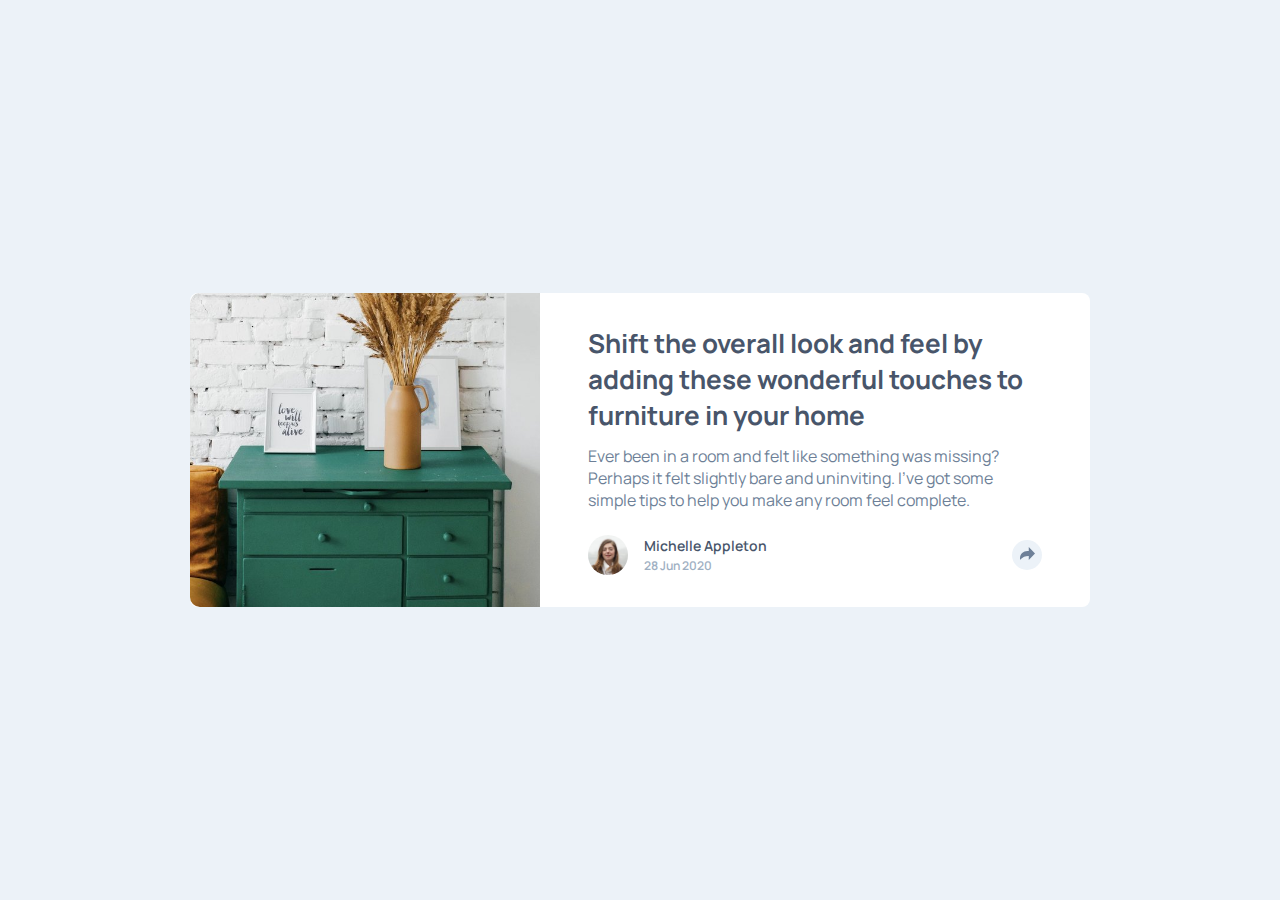
<file: Article Preview Component/article-preview-component-master/index.html>
<!DOCTYPE html>
<html lang="en">
<head>
  <meta charset="UTF-8">
  <meta name="viewport" content="width=device-width, initial-scale=1.0"> <!-- displays site properly based on user's device -->

  <link rel="icon" type="image/png" sizes="32x32" href="./images/favicon-32x32.png">
  
  <title>Frontend Mentor | Article preview component</title>

 
  <link rel="stylesheet" href="style.css">
</head>
<body>
  <main class="main">
    <div class="card">
      <img src="./images/drawers.jpg" alt="drawers image" class="card__img">
      <div class="card__content">
        <h1 class="card__title">Shift the overall look and feel by adding these wonderful touches to furniture in your home</h1>
        <p class="card__description">Ever been in a room and felt like something was missing? Perhaps it felt slightly bare and uninviting. I’ve got some simple tips to help you make any room feel complete.</p>
        <div class="card__user-info">
          <div class="card__user-info--all">
            <img src="./images/avatar-michelle.jpg" alt="Avatar" class="card__user-avatar">
            <div class="card__user-info--text">
              <p class="card__user-name">Michelle Appleton</p>
              <p class="card__date">28 Jun 2020</p>
            </div>
          </div>
          <button class="card__button"><svg xmlns="http://www.w3.org/2000/svg" width="15" height="13"><path fill="#6E8098" d="M15 6.495L8.766.014V3.88H7.441C3.33 3.88 0 7.039 0 10.936v2.049l.589-.612C2.59 10.294 5.422 9.11 8.39 9.11h.375v3.867L15 6.495z"/></svg></button>
        </div>
      </div>
    </div>
  </main>
  
  <!-- <div class="attribution">
    Challenge by <a href="https://www.frontendmentor.io?ref=challenge" target="_blank">Frontend Mentor</a>. 
    Coded by <a href="#">Gustavo Monnerat da Costa Veronese</a>.
  </div> -->
</body>
</html>
</file>
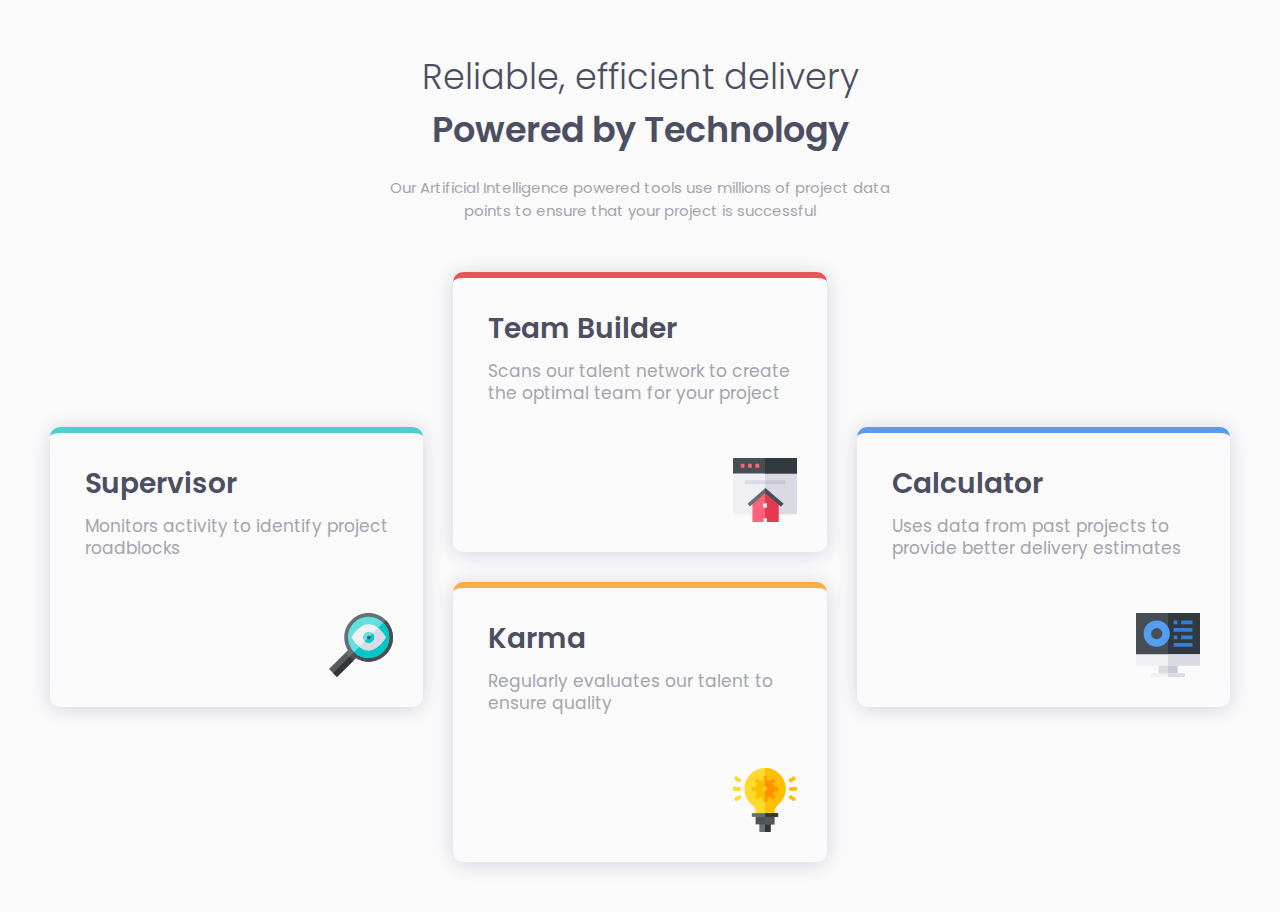
<file: Four card feature/four-card-feature-section-master/index.html>
<!DOCTYPE html>
<html lang="en">
<head>
  <meta charset="UTF-8">
  <meta name="viewport" content="width=device-width, initial-scale=1.0"> <!-- displays site properly based on user's device -->

  <link rel="icon" type="image/png" sizes="32x32" href="./images/favicon-32x32.png">
  
  <title>Frontend Mentor | Four card feature section</title>

  <link rel="stylesheet" href="style.css">
  <script defer src="./cardComponent.js"></script>
</head>
<body>
  <main class="main">
    <h1 class="main__title">Reliable, efficient delivery<br><strong>Powered by Technology</strong></h1>
    <p class="main__description">Our Artificial Intelligence powered tools use millions of project data points to ensure that your project is successful</p>

    <section class="main__container">
      <div class="main__container-left"></div>
      <div class="main__container-middle"></div>
      <div class="main__container-right"></div>
    </section>
  </main>
  
  <!-- Supervisor
  Monitors activity to identify project roadblocks

  Team Builder
  Scans our talent network to create the optimal team for your project

  Karma
  Regularly evaluates our talent to ensure quality

  Calculator
  Uses data from past projects to provide better delivery estimates -->

  <!-- <footer>
    <p class="attribution">
      Challenge by <a href="https://www.frontendmentor.io?ref=challenge" target="_blank">Frontend Mentor</a>. 
      Coded by <a href="#">Gustavo Monnerat da Costa Veronese</a>.
    </p>
  </footer> -->
</body>
</html>
</file>
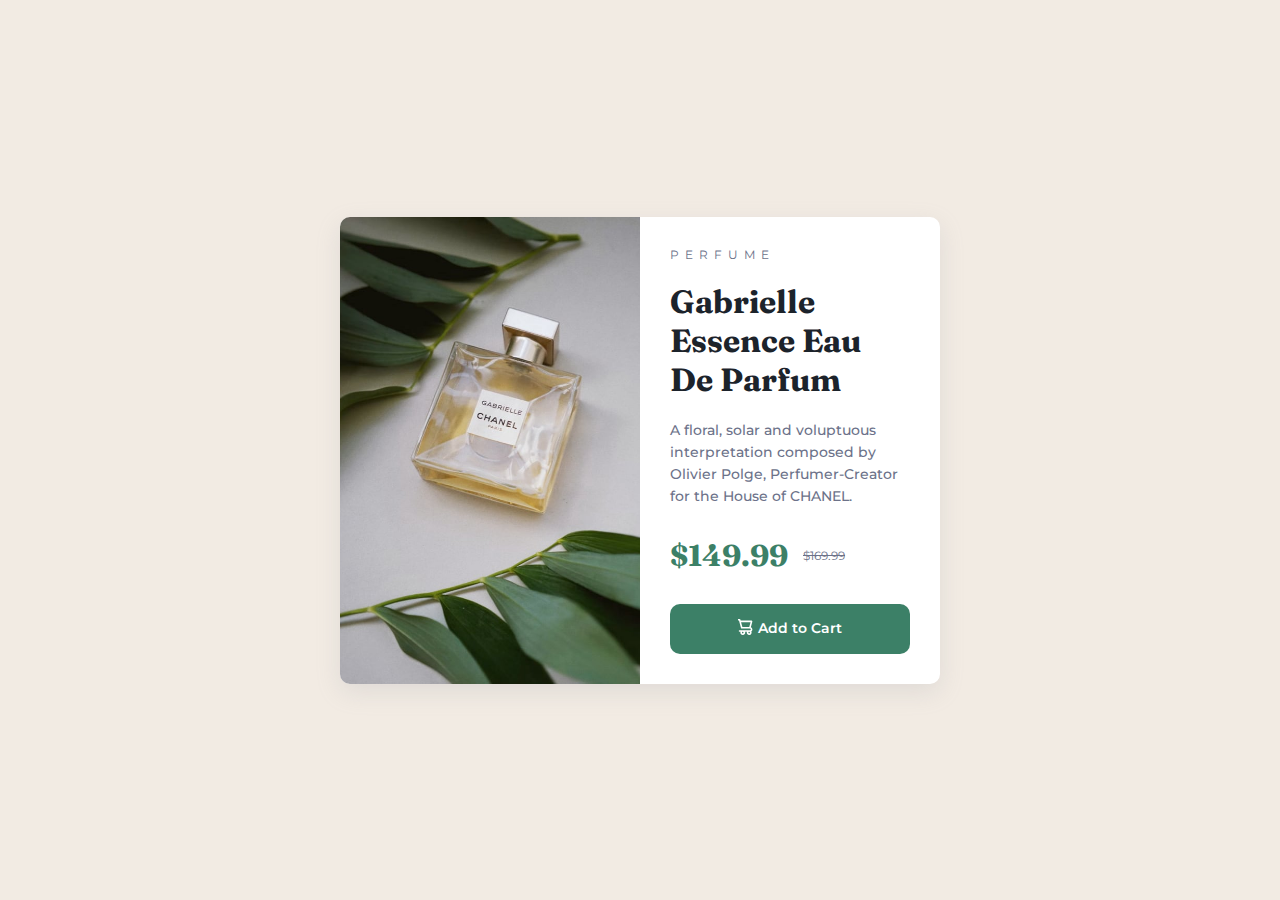
<file: Product preview card/product-preview-card-component-main/index.html>
<!DOCTYPE html>
<html lang="en">
<head>
  <meta charset="UTF-8">
  <meta name="viewport" content="width=device-width, initial-scale=1.0"> <!-- displays site properly based on user's device -->

  <link rel="icon" type="image/png" sizes="32x32" href="./images/favicon-32x32.png">
  
  <title>Frontend Mentor | Product preview card component</title>

  <link rel="stylesheet" href="style.css">
</head>
<body>
  <main class="main">
    <div class="product-card">
      <img src="./images/image-product-desktop.jpg" alt="Product image" class="product-card__image">
      <div class="product-card__info">
        <p class="product-card__type">Perfume</p>
        <h1 class="product-card__title">Gabrielle Essence Eau De Parfum</h1>
        <p class="product-card__description">A floral, solar and voluptuous interpretation composed by Olivier Polge, Perfumer-Creator for the House of CHANEL.</p>
        <div class="product-card__price">
          <p class="product-card__price--discount">$149.99</p>
          <p class="product-card__price--normal">$169.99</p>
        </div>
        <button class="product-card__button"><svg width="15" height="16" xmlns="http://www.w3.org/2000/svg"><path d="M14.383 10.388a2.397 2.397 0 0 0-1.518-2.222l1.494-5.593a.8.8 0 0 0-.144-.695.8.8 0 0 0-.631-.28H2.637L2.373.591A.8.8 0 0 0 1.598 0H0v1.598h.983l1.982 7.4a.8.8 0 0 0 .799.59h8.222a.8.8 0 0 1 0 1.599H1.598a.8.8 0 1 0 0 1.598h.943a2.397 2.397 0 1 0 4.507 0h1.885a2.397 2.397 0 1 0 4.331-.376 2.397 2.397 0 0 0 1.12-2.021ZM11.26 7.99H4.395L3.068 3.196h9.477L11.26 7.991Zm-6.465 6.392a.8.8 0 1 1 0-1.598.8.8 0 0 1 0 1.598Zm6.393 0a.8.8 0 1 1 0-1.598.8.8 0 0 1 0 1.598Z" fill="#FFF"/></svg> Add to Cart</button>
      </div>
    </div>
  </main>

  <!-- <div class="attribution">
    Challenge by <a href="https://www.frontendmentor.io?ref=challenge" target="_blank">Frontend Mentor</a>. 
    Coded by <a href="#">Gustavo Monnerat da Costa Veronese</a>.
  </div> -->
</body>
</html>
</file>
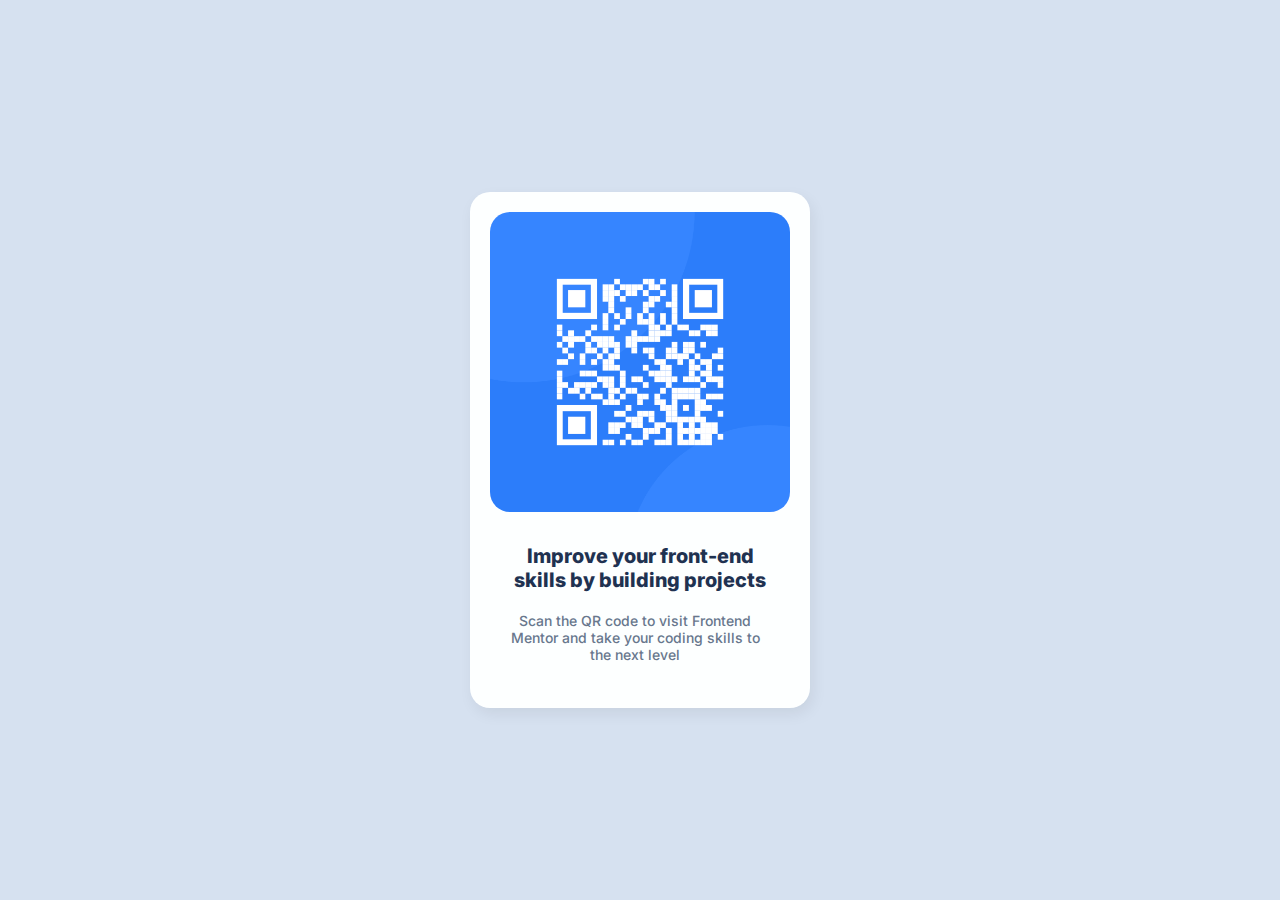
<file: Qr code component/qr-code-component-main/index.html>
<!DOCTYPE html>
<html lang="en">
<head>
  <meta charset="UTF-8">
  <meta name="viewport" content="width=device-width, initial-scale=1.0"> <!-- displays site properly based on user's device -->

  <link rel="icon" type="image/png" sizes="32x32" href="./images/favicon-32x32.png">
  
  <title>Frontend Mentor | QR code component</title>
  <link rel="stylesheet" href="style.css">
</head>
<body>

  <main class="main">
    <div class="qr-component">
      <img src="./images/image-qr-code.png" alt="QR image" class="qr-component__image">
      <h1 class="qr-component__title">Improve your front-end skills by building projects</h1>
      <p class="qr-component__description">Scan the QR code to visit Frontend Mentor and take your coding skills to the next level</p>
    </div>
  </main>
  
  <!-- <div class="attribution">
    Challenge by <a href="https://www.frontendmentor.io?ref=challenge" target="_blank">Frontend Mentor</a>. 
    Coded by <a href="#">Gustavo Monnerat da Costa Veronese</a>.
  </div> -->
</body>
</html>
</file>
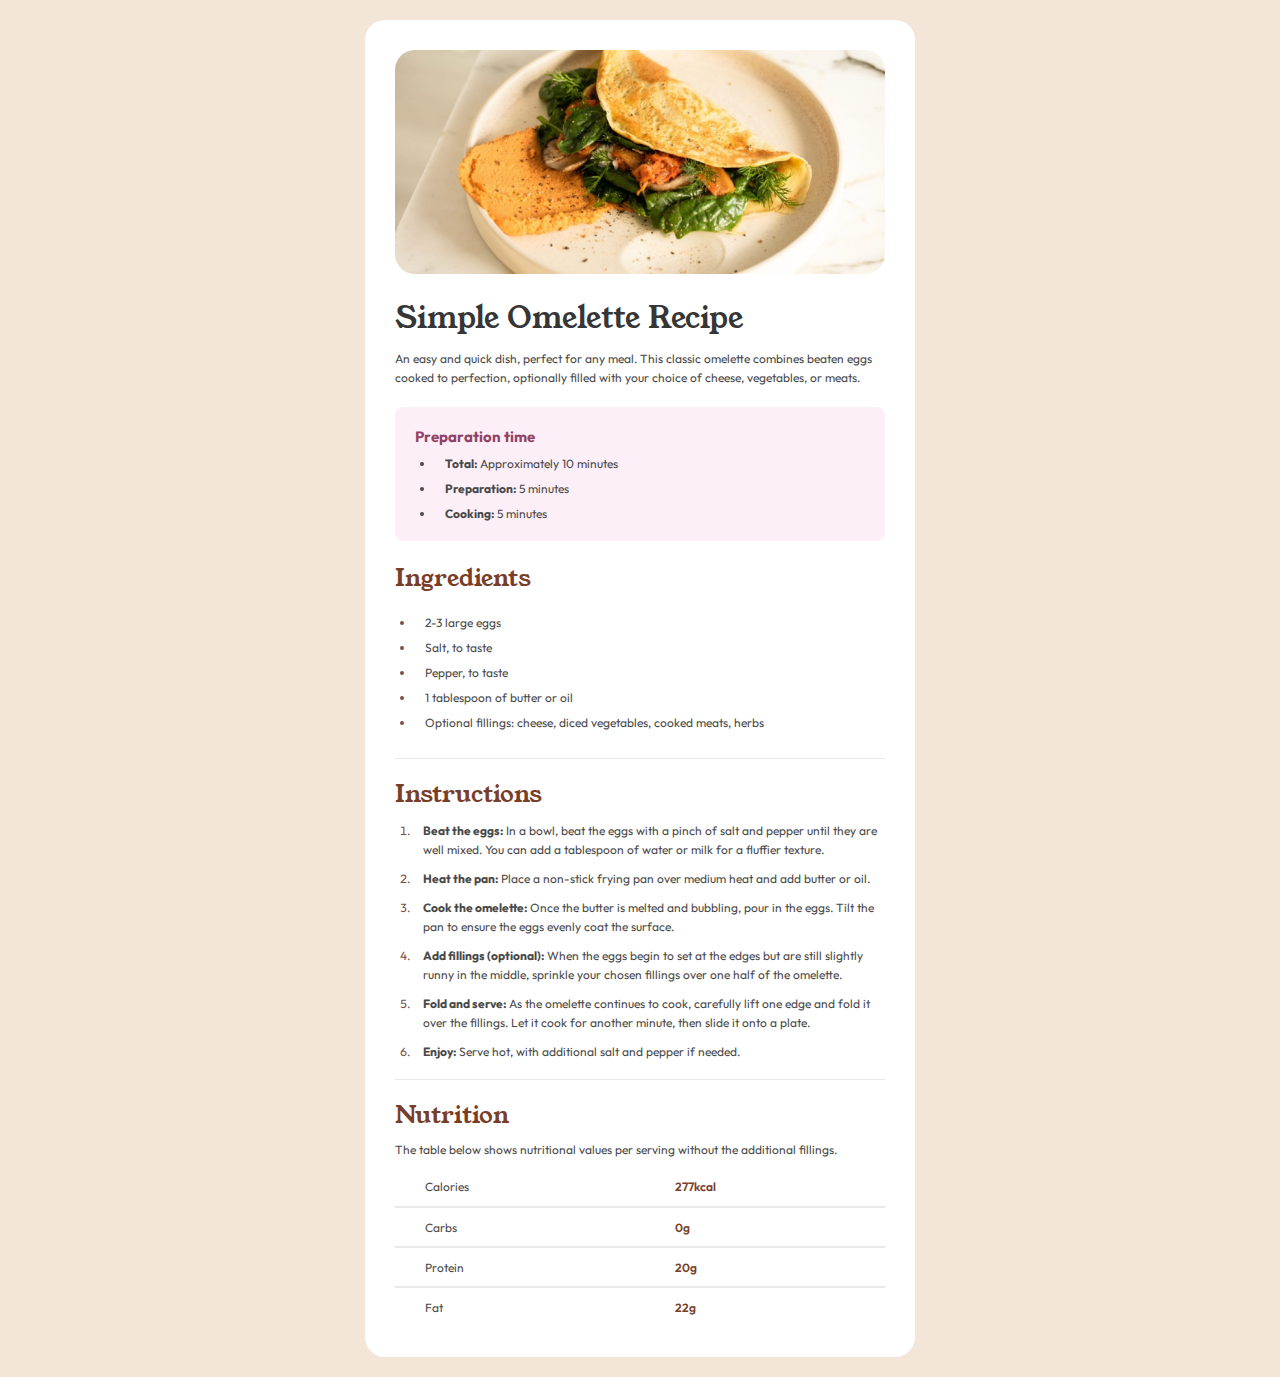
<file: Recipe Page/recipe-page-main/index.html>
<!DOCTYPE html>
<html lang="en">
<head>
  <meta charset="UTF-8">
  <meta name="viewport" content="width=device-width, initial-scale=1.0"> <!-- displays site properly based on user's device -->

  <link rel="icon" type="image/png" sizes="32x32" href="./assets/images/favicon-32x32.png">
  
  <title>Frontend Mentor | Recipe page</title>

  <link rel="stylesheet" href="style.css">
</head>
<body>
  <main class="main">
    <section class="main__about">
      <img src="./assets/images/image-omelette.jpeg" alt="Recipe image" class="main__about-image">
      <h1 class="main__about-title">Simple Omelette Recipe</h1>
      <p class="main__about-description">
        An easy and quick dish, perfect for any meal. This classic omelette combines beaten eggs cooked to perfection, optionally filled with your choice of cheese, vegetables, or meats.
      </p>
  
      <div class="main__preparation">
        <h2 class="main__preparation-title">Preparation time</h2>
        <ul class="main__preparation-list">
          <li class="main__preparation-step"><strong>Total:</strong> Approximately 10 minutes</li>
          <li class="main__preparation-step"><strong>Preparation:</strong> 5 minutes</li>
          <li class="main__preparation-step"><strong>Cooking:</strong> 5 minutes</li>
        </ul>
      </div>
    </section>

    <section class="main__ingredients">
      <h2 class="main__ingredients-title main__section-title">Ingredients</h2>
      <ul class="main__ingredients-list">
        <li class="main__ingredients-ingredient">2-3 large eggs</li>
        <li class="main__ingredients-ingredient">Salt, to taste</li>
        <li class="main__ingredients-ingredient">Pepper, to taste</li>
        <li class="main__ingredients-ingredient">1 tablespoon of butter or oil</li>
        <li class="main__ingredients-ingredient">Optional fillings: cheese, diced vegetables, cooked meats, herbs</li>
      </ul>
    </section>

    <section class="main__instructions">
      <h2 class="main__instructions-title main__section-title">Instructions</h2>
      <ol class="main__instructions-list">
        <li class="main__instructions-instruction"><strong>Beat the eggs:</strong> In a bowl, beat the eggs with a pinch of salt and pepper until they are well mixed. You can add a tablespoon of water or milk for a fluffier texture.</li>
        <li class="main__instructions-instruction"><strong>Heat the pan:</strong> Place a non-stick frying pan over medium heat and add butter or oil.</li>
        <li class="main__instructions-instruction"><strong>Cook the omelette:</strong> Once the butter is melted and bubbling, pour in the eggs. Tilt the pan to ensure the eggs evenly coat the surface.</li>
        <li class="main__instructions-instruction"><strong>Add fillings (optional):</strong> When the eggs begin to set at the edges but are still slightly runny in the middle, sprinkle your chosen fillings over one half of the omelette.</li>
        <li class="main__instructions-instruction"><strong>Fold and serve:</strong> As the omelette continues to cook, carefully lift one edge and fold it over the fillings. Let it cook for another minute, then slide it onto a plate.</li>
        <li class="main__instructions-instruction"><strong>Enjoy:</strong> Serve hot, with additional salt and pepper if needed.</li>
      </ol>
    </section>

    <section class="main__nutrition">
      <h2 class="main__nutrition-title main__section-title">Nutrition</h2>
      <p class="main__nutrition-description">The table below shows nutritional values per serving without the additional fillings.</p>

      <table class="main__nutrition-table">
        <tr>
          <td>Calories</td>
          <td class="--value">277kcal</td>
        </tr>
        <tr>
          <td>Carbs</td>
          <td class="--value">0g</td>
        </tr>
        <tr>
          <td>Protein</td>
          <td class="--value">20g</td>
        </tr>
        <tr class="--not">
          <td>Fat</td>
          <td class="--value">22g</td>
        </tr>
      </table>
    </section>
  </main>

  <!-- <div class="attribution">
    Challenge by <a href="https://www.frontendmentor.io?ref=challenge" target="_blank">Frontend Mentor</a>. 
    Coded by <a href="#">Gustavo Monnerat da Costa Veronese</a>.
  </div> -->
</body>
</html>
</file>
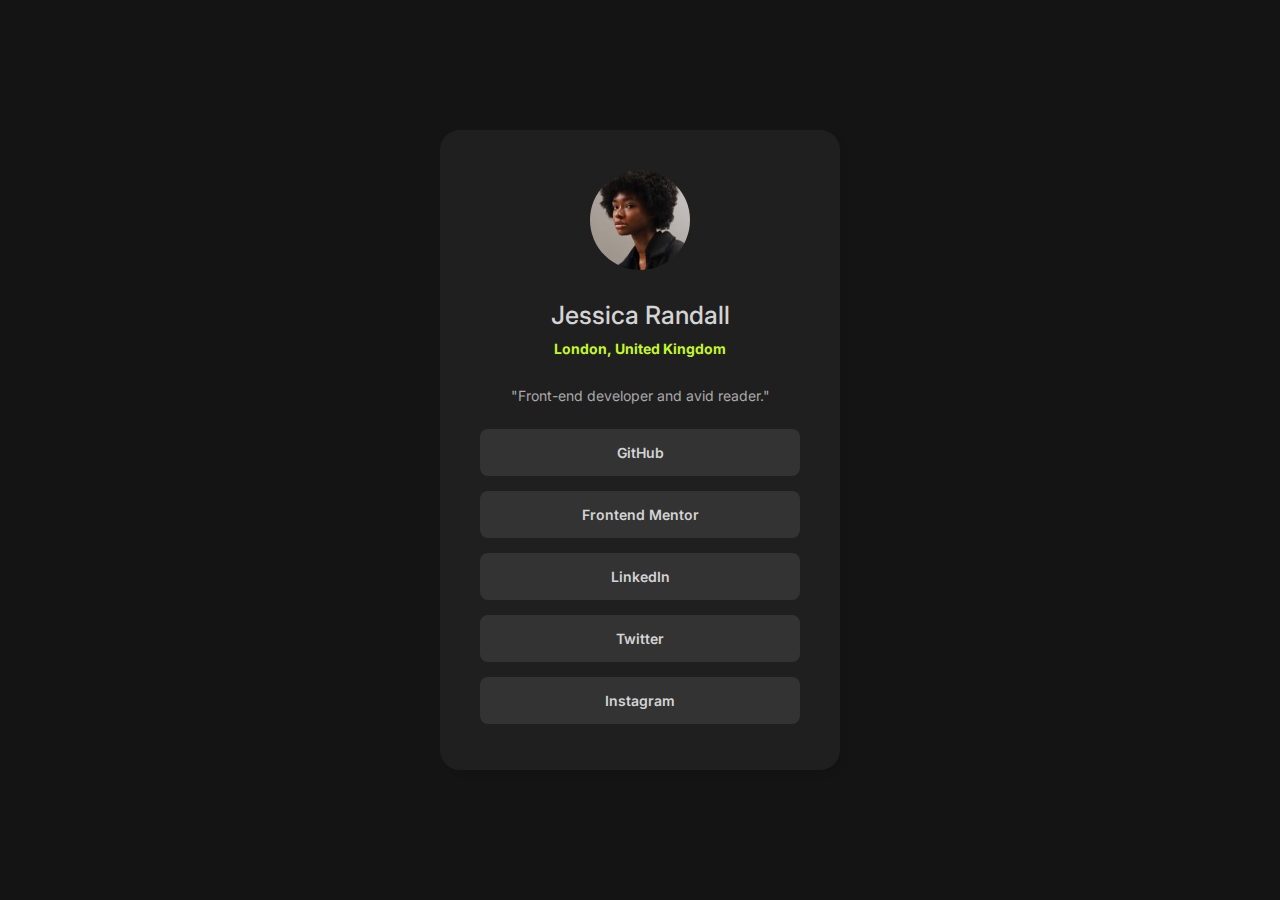
<file: Social Links Profile/social-links-profile-main/index.html>
<!DOCTYPE html>
<html lang="en">
<head>
  <meta charset="UTF-8">
  <meta name="viewport" content="width=device-width, initial-scale=1.0"> 

  <link rel="icon" type="image/png" sizes="32x32" href="./assets/images/favicon-32x32.png">
  
  <title>Frontend Mentor | Social links profile</title>

  <link rel="stylesheet" href="style.css">
</head>
<body>

  <main class="main">
    <div class="social-profile">
      <img src="./assets/images/avatar-jessica.jpeg" alt="User avatar" class="social-profile__avatar">
      <h1 class="social-profile__user-name">Jessica Randall</h1>
      <p class="social-profile__user-location">London, United Kingdom</p>
      <p class="social-profile__user-description">"Front-end developer and avid reader."</p>

      <ul class="social-profile__links">
        <li class="social-profile__link"><a href="#">GitHub</a></li>
        <li class="social-profile__link"><a href="#">Frontend Mentor</a></li>
        <li class="social-profile__link"><a href="#">LinkedIn</a></li>
        <li class="social-profile__link"><a href="#">Twitter</a></li>
        <li class="social-profile__link"><a href="#">Instagram</a></li>
      </ul>
    </div>
  </main>

  <!-- <div class="attribution">
    Challenge by <a href="https://www.frontendmentor.io?ref=challenge" target="_blank">Frontend Mentor</a>. 
    Coded by <a href="#">Gustavo Monnerat da Costa Veronese</a>.
  </div> -->
</body>
</html>
</file>
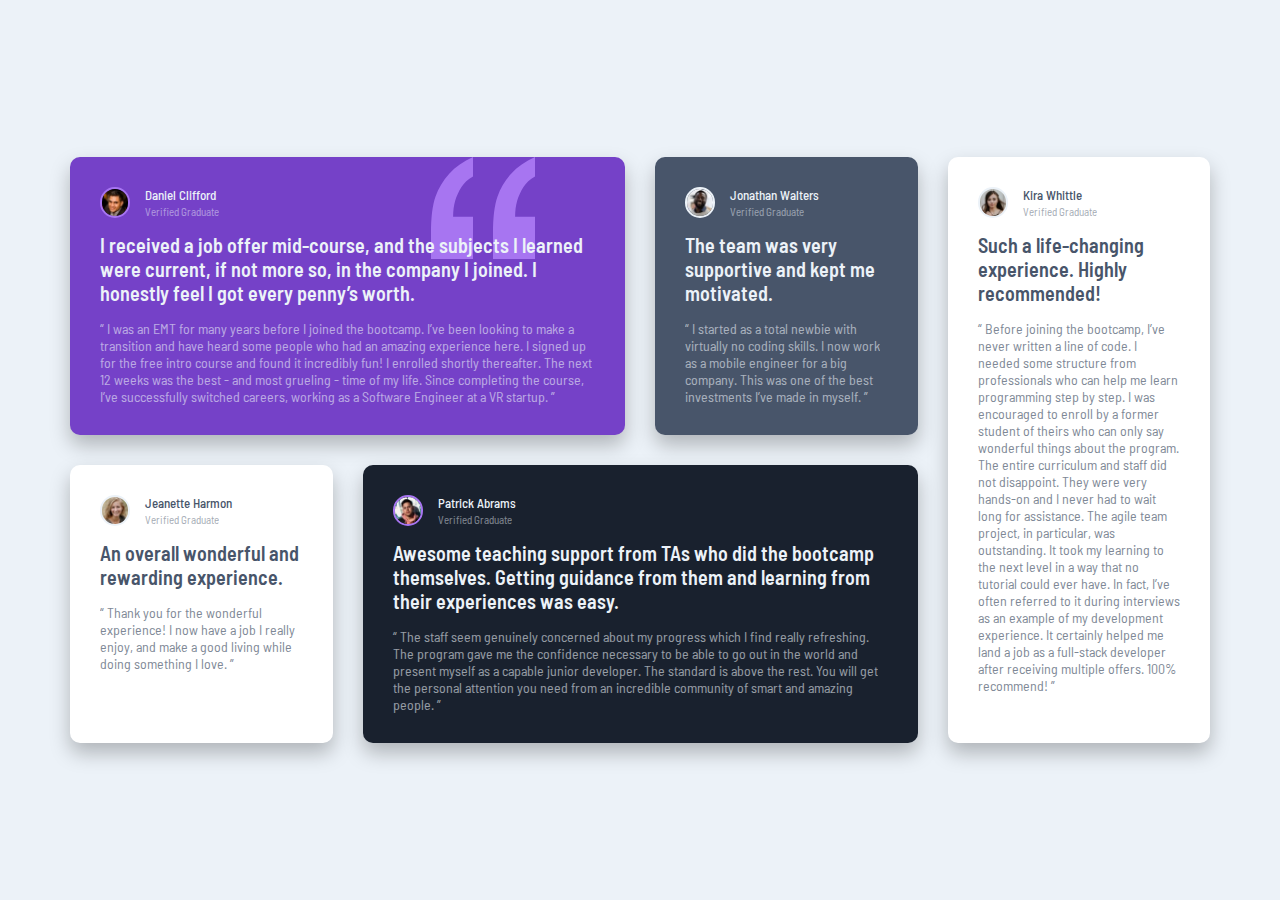
<file: Testimonials Grid Section/testimonials-grid-section-main/index.html>
<!DOCTYPE html>
<html lang="en">
<head>
  <meta charset="UTF-8">
  <meta name="viewport" content="width=device-width, initial-scale=1.0"> <!-- displays site properly based on user's device -->

  <link rel="icon" type="image/png" sizes="32x32" href="./images/favicon-32x32.png">
  
  <title>Frontend Mentor | [Challenge Name Here]</title>

  <link rel="stylesheet" href="style.css">
  <script type="module" src="./script.js"></script>
</head>
<body>
  <main class="main">
    <div class="grid-container"></div>
  </main>
  
  <!-- <div class="attribution">
    Challenge by <a href="https://www.frontendmentor.io?ref=challenge" target="_blank">Frontend Mentor</a>. 
    Coded by <a href="#">Gustavo Monnerat da Costa Veronese</a>.
  </div> -->
</body>
</html>
</file>
<file: Article Preview Component/article-preview-component-master/style.css>
@import url('https://fonts.googleapis.com/css2?family=Manrope:wght@200..800&display=swap');

:root {
    /* Colors */
    --color-very-dark-grayish-blue: hsl(217, 19%, 35%);
    --color-desaturated-dark-blue: hsl(214, 17%, 51%);
    --color-grayish-blue: hsl(212, 23%, 69%);
    --color-light-grayish-blue: hsl(210, 46%, 95%);
    --color-white: #FFF;
  
    /* Typography */
    --font-size-body: 10px;
    --font-family-headings: 'Manrope', sans-serif;
    --font-weight-headings-regular: 500;
    --font-weight-headings-bold: 700;
  
    /* Spacing */
    --spacing-xxs: 4px;
    --spacing-xs: 8px;
    --spacing-sm: 12px;
    --spacing-md: 16px;
    --spacing-lg: 24px;
    --spacing-xl: 32px;
    --spacing-xxl: 48px;
    --spacing-xxxl: 64px;
  
    /* Border Radius */
    --border-radius-sm: 4px;
    --border-radius-md: 8px;
    --border-radius-lg: 16px;
  
    /* Shadows */
    --shadow-sm: 0 1px 3px rgba(0, 0, 0, 0.12);
    --shadow-md: 0 4px 6px rgba(0, 0, 0, 0.1);
    --shadow-lg: 0 10px 20px rgba(0, 0, 0, 0.15);
  
    /* Transitions */
    --transition-fast: 0.2s ease;
    --transition-medium: 0.3s ease;
    --transition-slow: 0.5s ease;

     /* Card */
     --card-max-width: 90rem;
  }

* {
    padding: 0;
    margin: 0;
    box-sizing: border-box;
}

html {
    font-size: var(--font-size-body);
    font-family: var(--font-family-headings);
    font-optical-sizing: auto;
}

body {
    background-color: var(--color-light-grayish-blue);
    height: 100dvh;
}

.main {
    height: 100%;
    display: grid;
    align-items: center;
    justify-content: center;

    padding: var(--spacing-lg);
}

.card {
    display: flex;
    background-color: var(--color-white);
    max-width: var(--card-max-width);
    border-radius: var(--border-radius-md);
    
    box-shadow: var(--shadow-xl);
}

.card__content {
    padding: var(--spacing-xl) var(--spacing-xxl);
}

.card__img {
    max-width: 35rem;
    object-fit: cover;
    border-radius: 10px 0 0 10px;
}

.card__title {
    font-size: 2.6rem;
    color: var(--color-very-dark-grayish-blue);
}

.card__description {
    margin-top: var(--spacing-sm);
    color: var(--color-desaturated-dark-blue);
    font-size: 1.6rem;
}

.card__user-info {
    margin-top: var(--spacing-lg);
    display: flex;
    align-items: center;
    justify-content: space-between;
}

.card__user-info--all {
    display: flex;
    align-items: center;
}

.card__user-info--text {
    display: flex;
    width: 100%;
    flex-direction: column;
    margin-left: var(--spacing-md);
    gap: 2px;
}

.card__user-avatar {
    width: 4rem;
    height: auto;
    border-radius: 20rem;
}

.card__user-name {
    font-size: 1.4rem;
    font-weight: 600;
    color: var(--color-very-dark-grayish-blue);
}

.card__date {
    font-size: 1.2rem;
    color: var(--color-grayish-blue);
    font-weight: 600;
}

.card__button {
    border: none;
    background-color: var(--color-light-grayish-blue);
    border-radius: 20rem;
    width: 30px;
    height: 30px;
    cursor: pointer;
}

@media screen and (max-width: 806px) {

    .card {
        flex-direction: column;
        max-width: 45rem;
    }

    .card__img {
        width: 100%;
        max-width: 100%;
        border-radius: 10px 10px 0 0;
    }

    .card__title {
        font-size: 2.2rem;
    }

    .card__description {
        font-size: 1.6rem;
        margin-bottom: var(--spacing-md);
        margin-top: var(--spacing-md);
    }
}
</file>
<file: Four card feature/four-card-feature-section-master/style.css>
@import url('https://fonts.googleapis.com/css2?family=Poppins:ital,wght@0,100;0,200;0,300;0,400;0,500;0,600;0,700;0,800;0,900;1,100;1,200;1,300;1,400;1,500;1,600;1,700;1,800;1,900&display=swap');

:root {
    --color-red: hsl(0, 78%, 62%);
    --color-cyan: hsl(180, 62%, 55%);
    --color-orange: hsl(34, 97%, 64%);
    --color-blue: hsl(212, 86%, 64%);
    --color-dark-blue: hsl(234, 12%, 34%);
    --color-grayish-blue: hsl(229, 6%, 66%);
    --color-light-gray: hsl(0, 0%, 98%);

    --color-bg: #FAFAFA;

    --small-spacing: 1rem;
    --medium-spacing: 2rem;
    --large-spacing: 3rem;
    --xlarge-spacing: 5rem;
}

* {
    padding: 0;
    margin: 0;

    box-sizing: border-box;
}

html {
    font-size: 10px;
    font-family: "Poppins", serif;
}

body {
    background-color: var(--color-bg);
}

h1, h2 {
    color: var(--color-dark-blue);
}

p {
    color: var(--color-grayish-blue);
}

strong {
    font-weight: 600;
}

.main {
    display: flex;
    flex-direction: column;
    align-items: center;
    padding: 5rem var(--xlarge-spacing);
}

.main__title {
    font-weight: 300;
    font-size: 3.5rem;
    text-align: center;
}

.main__description {
    font-size: 1.5rem;
    max-width: 50rem;
    text-align: center;

    margin-top: var(--medium-spacing);
}

.main__container {
    display: flex;
    gap: var(--large-spacing);

    margin-top: var(--xlarge-spacing);
}

.main__container-left, .main__container-right {
    display: flex;
    align-items: center;
}

.main__container-middle {
    display: flex;
    flex-direction: column;
    gap: var(--large-spacing);
}

.card {
    width: 100%;
    max-width: 42rem;
    min-height: 28rem;

    padding: 2.5rem 3rem 2.5rem 3.5rem;

    display: flex;
    flex-direction: column;
    align-items: end;
    justify-content: space-between;

    box-shadow: 0px 2px 20px rgba(18, 0, 117, 0.164);
    border-radius: 10px;
}

.card__info-container {
    width: 100%;
}

/* .card__icon {
    
} */

.card__title {
    font-size: 2.8rem;
    font-weight: 600;
    margin-top: .5rem;
}

.card__description {
    font-size: 1.7rem;
    font-weight: 400;
    line-height: 2.2rem;

    margin-top: var(--small-spacing);
}

@media screen and (max-width: 1270px) {
    .main__container {
        flex-direction: column;
    }

    .main__title {
        font-size: 2.7rem;
    }

    .main__description {
        font-size: 1.7rem;
    }
}
</file>
<file: Product preview card/product-preview-card-component-main/style.css>
@import url('https://fonts.googleapis.com/css2?family=Fraunces:ital,opsz,wght@0,9..144,100..900;1,9..144,100..900&family=Montserrat:ital,wght@0,100..900;1,100..900&display=swap');

:root {
    --color-dark-cyan: hsl(158, 36%, 37%);
    --color-dark-cyan-hover: hsl(158, 36%, 48%);
    --color-cream: hsl(30, 38%, 92%);
    --color-darkest-blue: hsl(212, 21%, 14%);
    --color-dark-grayish-blue: hsl(228, 12%, 48%);
    --color-white: hsl(0, 0%, 100%);

    --card-max-width: 60rem;
    --card-max-height: 50rem;
    --border-radius: 1rem;

    --small-spacing: 1rem;
    --medium-spacing: 2rem;
    --large-spacing: 3rem;
    --xlarge-spacing: 4rem;
}

* {
    padding: 0;
    margin: 0;

    box-sizing: border-box;
}

html {
    font-size: 10px;
    font-family: "Montserrat", serif;
    font-optical-sizing: auto;
}

body {
    background-color: var(--color-cream);
    height: 100dvh;
}

main {
    height: 100%;
    display: flex;
    justify-content: center;
    align-items: center;
}

.product-card {
    background-color: var(--color-white);
    display: flex;
    width: 100%;
    max-width: var(--card-max-width);
    max-height: var(--card-max-height);
    overflow: hidden;

    border-radius: var(--border-radius);

    transition: all .1s ease;

    box-shadow: rgba(149, 157, 165, 0.2) 0px 8px 24px;
}

.product-card__image {
    width: 50%;
    object-fit: cover;
}

.product-card__info {
    width: 50%;
    padding: 3rem;
}

.product-card__type {
    font-size: 1.2rem;
    text-transform: uppercase;
    letter-spacing: 6px;
    color: var(--color-dark-grayish-blue);
}

.product-card__title {
    margin-top: var(--medium-spacing);
    font-family: "Fraunces", serif;
    font-size: 3.2rem;
    font-weight: 700;
    color: var(--color-darkest-blue);
}

.product-card__description {
    color: var(--color-dark-grayish-blue);
    font-size: 1.4rem;
    line-height: 2.2rem;
    margin-top: var(--medium-spacing);
    font-weight: 500;
}

.product-card__price {
    display: flex;
    gap: 1.5rem;
    align-items: center;
    margin-top: var(--large-spacing);
}

.product-card__price--discount {
    color: var(--color-dark-cyan);
    font-family: "Fraunces", serif;
    font-weight: 700;
    font-size: 3rem;
}

.product-card__price--normal {
    font-size: 1.2rem;
    text-decoration: line-through;
    color: var(--color-dark-grayish-blue);
}

.product-card__button {
    width: 100%;
    background-color: var(--color-dark-cyan);
    border-radius: var(--border-radius);
    border: none;
    padding: 1.5rem;
    color: var(--color-white);
    font-weight: 600;
    font-size: 1.4rem;
    font-family: "Montserrat", serif;
    margin-top: var(--large-spacing);

    transition: background-color .3s ease;
    cursor: pointer;

    display: flex;
    justify-content: center;
}

.product-card__button svg {
    width: 20px;
    height: 20px;
}

.product-card__button:hover {
    background-color: var(--color-dark-cyan-hover);
}

@media screen and (max-width: 670px) {
    .product-card {
        max-width: 35rem;
        flex-direction: column;
        max-height: fit-content;
    }

    .product-card__image {
        width: 100%;
        max-height: 25rem;
    }

    .product-card__info {
        padding: 2rem;
        height: 100%;
        width: 100%;
    }

    .product-card__title {
        margin-top: var(--small-spacing);
    }

    .product-card__description {
        margin-top: var(--small-spacing);
    }

    .product-card__price {
        margin-top: var(--medium-spacing);
    }

    .product-card__button {
        margin-top: var(--medium-spacing);
    }
}
</file>
<file: Qr code component/qr-code-component-main/style.css>
@import url('https://fonts.googleapis.com/css2?family=Inter:ital,opsz,wght@0,14..32,100..900;1,14..32,100..900&display=swap');

:root {
    --color-background: #D6E1F0;
    --color-qr-component-bg: #FDFFFF;
    --color-title: #1F3251;
    --color-description: #68778D;

    --border-radius-size: 20px;
    --font-size-base: 1.6rem;
    --font-size-title: 2rem;
    --font-size-description: 1.4em;
    --small-spacing: 1rem;
    --medium-spacing: 2rem;
    --large-spacing: 3rem;

    --box-shadow: 3px 6px 15px rgba(0, 0, 0, 0.068);
}

* {
    padding: 0;
    margin: 0;
    box-sizing: border-box;
}

html {
    font-size: 10px;
}

body {
    background-color: var(--color-background);
    font-family: "Inter", serif;
    font-optical-sizing: auto;
    height: 100dvh;
}

main {
    position: relative;
    height: 100%;
}

.qr-component {
    background-color: var(--color-qr-component-bg);
    width: 100%;
    max-width: 34rem;
    padding: var(--medium-spacing);
    border-radius: var(--border-radius-size);
    position: absolute;
    top: 50%;
    left: 50%;
    transform: translate(-50%, -50%);
    height: auto;
    max-height: 53rem;
    text-align: center;
    box-shadow: var(--box-shadow);
}

.qr-component__image {
    width: 100%;
    border-radius: var(--border-radius-size);
}

.qr-component__title {
    margin-top: var(--large-spacing);
    font-size: var(--font-size-title);
    font-weight: 800;
    padding: 0 var(--medium-spacing);
    color: var(--color-title);
}

.qr-component__description {
    margin-top: var(--medium-spacing);
    font-size: var(--font-size-description);
    padding: 0 var(--large-spacing) 2.5rem var(--medium-spacing);
    color: var(--color-description);
    font-weight: 500;
}
</file>
<file: Recipe Page/recipe-page-main/style.css>
@import url('https://fonts.googleapis.com/css2?family=Outfit:wght@100..900&display=swap');
@import url('https://fonts.googleapis.com/css2?family=Young+Serif&display=swap');

:root {
    --color-bg-body: #F3E5D8;
    --color-bg-main: #FFFFFF;
    --color-title: #363636;
    --color-description: rgb(73, 73, 73);
    --color-preparation: #fdeff8;
    --color-preparation-title: #924365;
    --color-ingretients-title: #783E28;

    --border-radius-size: 20px;

    --small-spacing: 1rem;
    --medium-spacing: 2rem;
    --large-spacing: 3rem;

    --line-height: 1.9rem;
}

* {
    padding: 0;
    margin: 0;

    box-sizing: border-box;
}

html {
    font-size: 10px;
    font-family: "Outfit", serif;
    font-optical-sizing: auto;  
}

body {
    background-color: var(--color-bg-body);
    display: flex;
    align-items: center;
    justify-content: center;
    padding: 2rem;
}

.main {
    background-color: var(--color-bg-main);

    width: 100%;
    max-width: 55rem;
    padding: 3rem;

    border-radius: var(--border-radius-size);
}

.main__section-title {
    font-family: "Young Serif", serif;
    font-weight: 400;
    font-style: normal;
    font-size: 2.4rem;
    color: var(--color-ingretients-title);
}

.main__about-image {
    width: 100%;
    height: auto;
    object-fit: cover;
    border-radius: var(--border-radius-size);
}

.main__about-title {
    font-family: "Young Serif", serif;
    font-weight: 400;
    font-style: normal;
    font-size: 3rem;

    color: var(--color-title);
    margin-top: var(--medium-spacing);
}

.main__about-description {
    margin-top: var(--small-spacing);
    font-size: 1.2rem;
    color: var(--color-description);
    line-height: var(--line-height);
}

.main__preparation {
    margin-top: var(--medium-spacing);
    background-color: var(--color-preparation);
    padding: 2rem;
    border-radius: 8px;
}

.main__preparation-title {
    color: var(--color-preparation-title);
}

.main__preparation-list {
    padding: 0 2rem;
    font-size: 1.2rem;
    color: var(--color-description);
    margin-top: var(--small-spacing);
}

.main__preparation-step {
    padding-left: 1rem;
    margin-top: var(--small-spacing);
}

.main__ingredients {
    margin-top: var(--medium-spacing);
    padding-bottom: 1.8rem;
    border-bottom: 1px solid rgba(128, 128, 128, 0.171);
}

.main__ingredients-list {
    font-size: 1.2rem;
    padding: 1rem 2rem;
}

.main__ingredients-ingredient {
    padding-left: 1rem;
    color: var(--color-description);
    margin-top: var(--small-spacing);
}

.main__ingredients-ingredient::marker {
    color: #7c5047;
}

.main__instructions {
    padding: 1.8rem 0;
    border-bottom: 1px solid rgba(128, 128, 128, 0.171);
}

.main__instructions-list {
    padding-left: 1.8rem;
    font-size: 1.2rem;
    color: var(--color-description);
}

.main__instructions-instruction {
    padding-left: 1rem;
    margin-top: var(--small-spacing);
    line-height: var(--line-height);
}

.main__instructions-instruction::marker {
    color: #7c5047;
}

.main__nutrition {
    padding: 1.8rem 0 0 0;
}

.main__nutrition-description {
    font-size: 1.2rem;
    color: var(--color-description);
    margin-top: var(--small-spacing);
    margin-bottom: var(--small-spacing);
}

.main__nutrition-table {
    font-size: 1.2rem;
    color: var(--color-description);
    width: 100%;
    border-collapse: collapse;
    border-spacing: 0;
}

.main__nutrition-table tr {
    height: 4rem;
    border-bottom: 2px solid rgba(128, 128, 128, 0.171);
}

.main__nutrition-table td {
    padding-left: 3rem;
}

.--value {
    color: var(--color-ingretients-title);
    font-weight: 600;
}

.--not {
    border-bottom: none !important;
}
</file>
<file: Social Links Profile/social-links-profile-main/style.css>
@import url('https://fonts.googleapis.com/css2?family=Inter:ital,opsz,wght@0,14..32,100..900;1,14..32,100..900&display=swap');

:root {
    --color-bg-body: #141414;
    --color-bg-profile: #1F1F1F;

    --small-spacing: 1rem;
    --medium-spacing: 2rem;
    --large-spacing: 3rem;

    --color-white: #d4d4d4;
    --color-green: #C5F82A;
    --color-gray: rgb(170, 170, 170);
}

* {
    padding: 0;
    margin: 0;

    box-sizing: border-box;
}

html {
    font-size: 10px;
    font-family: "Inter", serif;
    font-optical-sizing: auto;
}

body {
    height: 100dvh;
    background-color: var(--color-bg-body);
}

main {
    height: 100%;
    position: relative;
}

.social-profile {
    background-color: var(--color-bg-profile);
    width: 40rem;
    height: 100%;
    max-height: 64rem;

    display: flex;
    flex-direction: column;
    align-items: center;
    text-align: center;
    padding: 4rem;
    border-radius: 20px;

    box-shadow: 5px 5px 5px rgba(0, 0, 0, 0.055);

    position: absolute;
    top: 50%;
    transform: translate(-50%, -50%);
    left: 50%;
}

.social-profile__avatar {
    width: 10rem;
    height: 10rem;
    border-radius: 20rem;
}

.social-profile__user-name {
    font-size: 2.5rem;
    font-weight: 500;
    color: var(--color-white);
    padding: var(--large-spacing) 0 var(--small-spacing) 0;
}

.social-profile__user-location {
    color: var(--color-green);
    font-weight: 700;
    font-size: 1.4rem;
}

.social-profile__user-description {
    margin-top: var(--large-spacing);
    color: var(--color-gray);
    font-size: 1.4rem;
}

.social-profile__links {
    display: flex;
    flex-direction: column;
    list-style: none;
    width: 100%;
    margin: var(--small-spacing);
}

.social-profile__link {
    background-color: #333333;
    width: 100%;
    font-size: 1.4rem;
    padding: 1.5rem;
    margin-top: 1.5rem;
    color: var(--color-white);
    font-weight: 600;
    border-radius: 8px;

    cursor: pointer;

    transition: all 0.3s ease;
}

.social-profile__link:hover {
    background-color: var(--color-green);
    color: var(--color-bg-profile);
}

.social-profile__link a {
    color: inherit;
    text-decoration: none;
}
</file>
<file: Testimonials Grid Section/testimonials-grid-section-main/style.css>
@import url('https://fonts.googleapis.com/css2?family=Barlow+Semi+Condensed:ital,wght@0,100;0,200;0,300;0,400;0,500;0,600;0,700;0,800;0,900;1,100;1,200;1,300;1,400;1,500;1,600;1,700;1,800;1,900&display=swap');

/* Note for text colors:
1. "Verified Graduate" has the same color as the person's name with 50% opacity
2. Review paragraphs inside the quotations have the same color as well, but are at 70% opacity */

:root {
    --color-moderate-violet: hsl(263, 55%, 52%);
    --color-very-dark-grayish-blue: hsl(217, 19%, 35%);
    --color-very-dark-blackish-blue: hsl(219, 29%, 14%);
    --color-white: hsl(0, 0%, 100%);

    --color-light-gray: hsl(0, 0%, 81%);
    --color-light-grayish-blue: hsl(210, 46%, 95%);

    --small-spacing: 1.5rem;
    --medium-spacing: 2rem;
    --large-spacing: 3rem;
    --xlarge-spacing: 4rem;
}

* {
    padding: 0;
    margin: 0;
    box-sizing: border-box;
}

html {
    font-size: 10px;
    font-family: "Barlow Semi Condensed", serif;
}

body {
    background-color: var(--color-light-grayish-blue);
    height: 100dvh;
}

main {
    height: 100%;
    display: flex;
    align-items: center;
    justify-content: center;
}

.grid-container {
    display: grid;
    grid-template-columns: repeat(4, 1fr);
    gap: var(--large-spacing);

    max-width: 120rem;
    padding: var(--large-spacing);
}

.card {
    padding: var(--large-spacing);
    border-radius: 10px;
    box-shadow: 0px 10px 20px rgba(0, 0, 0, 0.253);
}

.card__user-profile {
    display: flex;
    gap: var(--small-spacing);
}

.card__user-image {
    border-radius: 20rem;
    width: 3rem;
    border: 2px solid #A775F2;
}

.card__user-name {
    color: var(--color-light-grayish-blue);
    font-weight: 500;
    font-size: 1.3em;
}

.card__user-role {
    color: var(--color-light-grayish-blue);
    opacity: 0.5;
    font-size: 1.1rem;
    margin-top: .2rem;
}

.card__title {
    margin-top: var(--small-spacing);
    color: var(--color-light-grayish-blue);
    font-weight: 600;
}

.card__content {
    margin-top: var(--small-spacing);
    font-size: 1.4rem;
    color: var(--color-light-grayish-blue);
    opacity: 0.6;
}

.card--daniel {
    background-color: var(--color-moderate-violet);
    background-image: url('./images/bg-pattern-quotation.svg');
    background-repeat: no-repeat;
    background-position: 80% 0%;
    background-size: auto;
    grid-column: span 2;
}

.card--jonathan {
    background-color: var(--color-very-dark-grayish-blue);
}

.card--jeanette, .card--kira {
    background-color: var(--color-white);
}

.card__user-name--jeanette, .card__user-name--kira {
    color: var(--color-very-dark-grayish-blue);
}

.card__user-role--jeanette, .card__user-role--kira {
    color: var(--color-very-dark-grayish-blue);
}

.card__title--jeanette, .card__title--kira {
    color: var(--color-very-dark-grayish-blue);
}

.card__content--jeanette, .card__content--kira {
    color: var(--color-very-dark-grayish-blue);
    opacity: 0.7;
}

.card__user-image--jeanette, .card__user-image--kira, .card__user-image--jonathan {
    border: 2px solid var(--color-light-grayish-blue);
}

.card--kira {
    grid-row: span 2;
}

.card--patrick {
    grid-column: span 2;
    background-color: var(--color-very-dark-blackish-blue);
}

@media screen and (max-width: 1080px) {
    main {
        align-items: baseline;
    }

    .grid-container {
        grid-template-columns: 1fr;
    }

    .card--daniel {
        grid-column: span 1;
    }
    
    .card--jeanette {
        order: 1;
    }

    .card--kira {
        grid-row: span 1;
        order: 3;
    }

    .card--patrick {
        grid-column: span 1;
        order: 2;
    }
}
</file>
